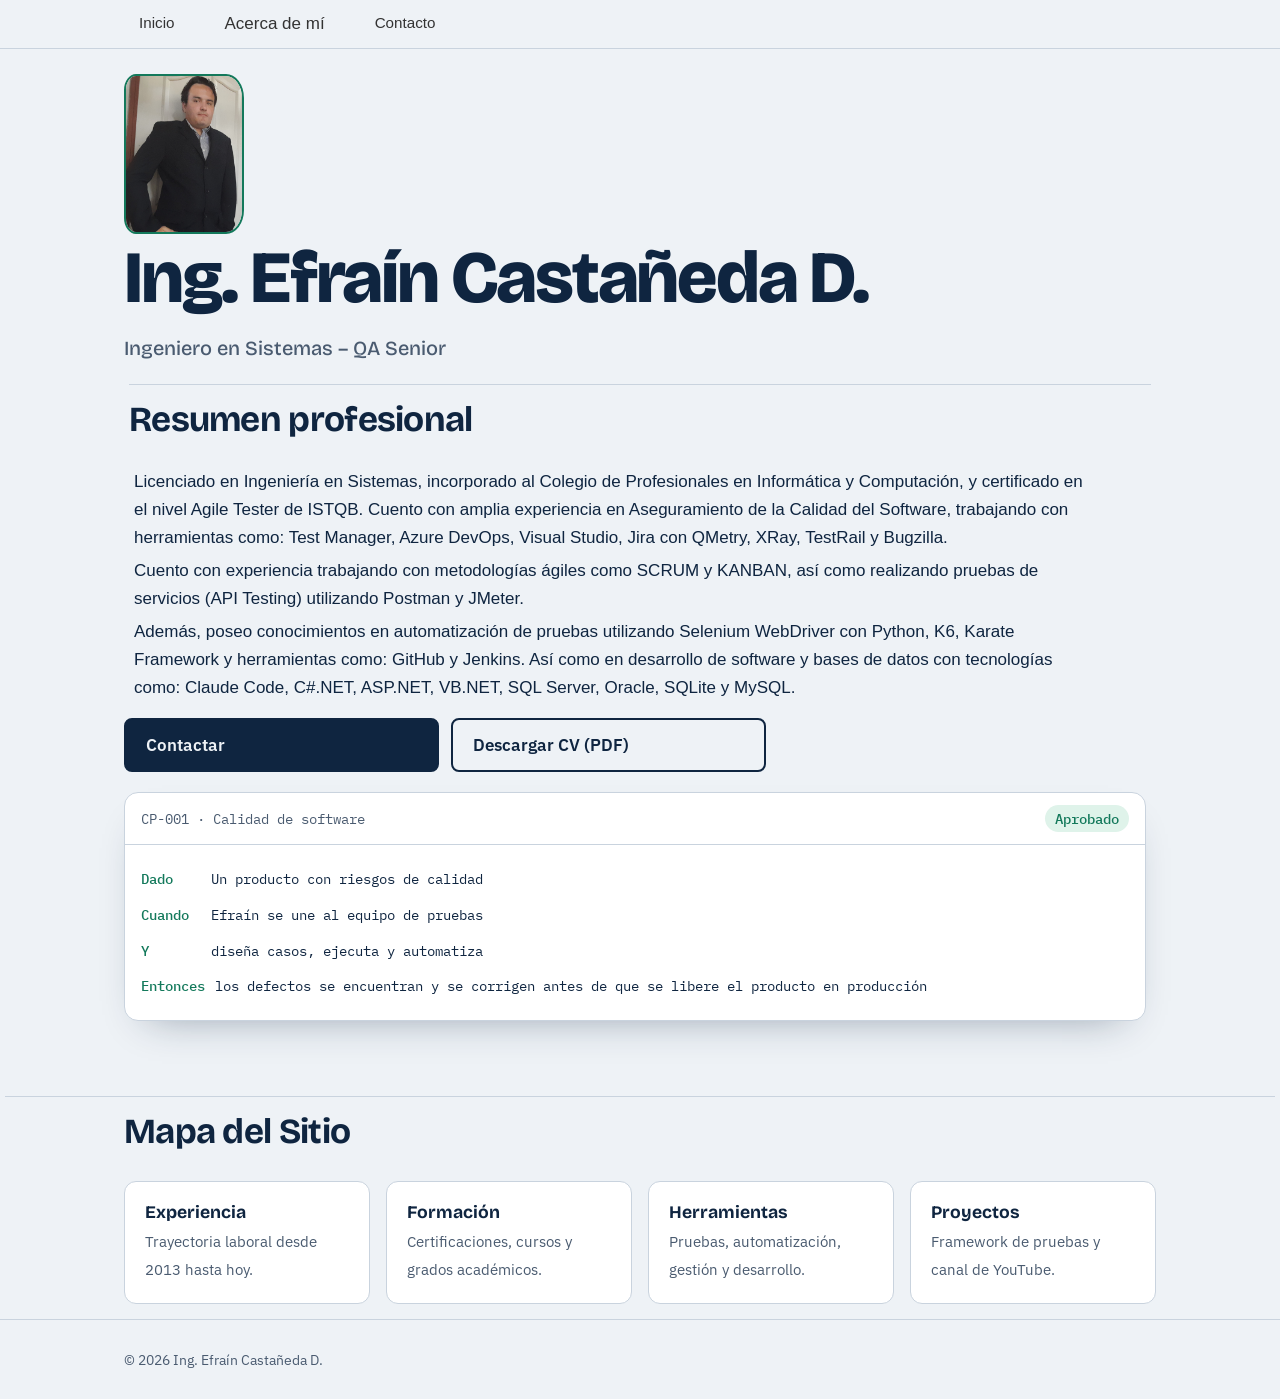
<file: index.html>
<!DOCTYPE html>
<html lang="es">
<head>
<meta charset="utf-8">
<meta name="viewport" content="width=device-width, initial-scale=1">
<title>Ing. Efraín Castañeda D. | QA Senior</title>
<meta name="description" content="Ingeniero en Sistemas y QA Senior con experiencia en pruebas funcionales, API Testing y automatización con Selenium y Python.">
<link rel="icon" href="data:image/svg+xml,<svg xmlns=%22http://www.w3.org/2000/svg%22 viewBox=%220 0 100 100%22><text y=%22.9em%22 font-size=%2290%22>✔</text></svg>">
<link rel="preconnect" href="https://fonts.googleapis.com">
<link rel="preconnect" href="https://fonts.gstatic.com" crossorigin>
<link href="https://fonts.googleapis.com/css2?family=Bricolage+Grotesque:opsz,wght@12..96,500;12..96,700;12..96,800&family=IBM+Plex+Sans:wght@400;500;600&family=IBM+Plex+Mono:wght@400;500&display=swap" rel="stylesheet">
<link rel="stylesheet" href="css/style.css">
</head>
<body>
<header class="top">
<!--   <div class = "photo-portada">
    <img src="assets/img/portada.png" alt="Portada Page"/>
  </div>  -->
  <div class="wrap">
    <nav aria-label="Principal" class="menu-acordeon">
      <ul class="lista-nivel-1">
        <!-- Opción 1: Sin submenú -->
        <li class="item-menu">
          <a href="index.html">Inicio</a>
        </li>

        <!-- Opción 2: Con submenú (Acordeón) -->
        <li class="item-menu item-con-hijos">
          <input type="checkbox" id="submenu-1" class="toggle-checkbox">
          <label for="submenu-1" class="etiqueta-menu">Acerca de mí</label>
          
          <ul class="lista-nivel-2">
            <li><a href="experiencia.html">Experiencia Profesional</a></li>
            <li><a href="formacion.html">Formación</a></li>
            <li><a href="herramientas.html">Herramientas</a></li>
            <li><a href="proyectos.html">Proyectos</a></li>
          </ul>
        </li>
        <!-- Opción 3: Otro elemento -->
        <li class="item-menu">
          <a href="contacto.html">Contacto</a>
        </li>
      </ul>
    </nav>
  </div>
</header>

<main>
  <div class="principal">

    <div class="wrap">
      <div class="photo-professional">
        <img src="assets/img/ecd.jpg" alt="Foto Efraín Castañeda D."/>
        <h1>Ing. Efraín Castañeda D.</h1>  
        <p class="role">Ingeniero en Sistemas – QA Senior</p>
      </div>

      <section>
        <div id ="resumen">
          <h2>Resumen profesional</h2>
          <p class="lead">Licenciado en Ingeniería en Sistemas, incorporado al Colegio de Profesionales en
                          Informática y Computación, y certificado en el nivel Agile Tester de ISTQB.
                          Cuento con amplia experiencia en Aseguramiento de la Calidad del Software,
                          trabajando con herramientas como: Test Manager, Azure DevOps, Visual Studio, Jira
                          con QMetry, XRay, TestRail y Bugzilla.</p>
          <p class="lead">Cuento con experiencia trabajando con metodologías ágiles como SCRUM y KANBAN,
                          así como realizando pruebas de servicios (API Testing) utilizando Postman y JMeter.</p>
          <p class="lead">Además, poseo conocimientos en automatización de pruebas utilizando Selenium
                          WebDriver con Python, K6, Karate Framework y herramientas como: GitHub y Jenkins.
                          Así como en desarrollo de software y bases de datos con tecnologías como: Claude
                          Code, C#.NET, ASP.NET, VB.NET, SQL Server, Oracle, SQLite y MySQL.</p>
        </div>
      </section>
      <div class="cta">
        <a class="btn primary" href="contacto.html">Contactar</a>
        <a class="btn" href="assets/docs/CV_Efrain_Castaneda.pdf" download>Descargar CV (PDF)</a>
      </div>

      <div class="case" role="img" aria-label="Caso de prueba: el equipo encuentra los defectos antes de producción">
        <div class="case-head"><span>CP-001 · Calidad de software</span><span class="status">Aprobado</span></div>
        <ol>          
          <li><b>Dado</b><span>Un producto con riesgos de calidad</span></li>
          <li><b>Cuando</b><span>Efraín se une al equipo de pruebas</span></li>
          <li><b>Y</b><span>diseña casos, ejecuta y automatiza</span></li>
          <li><b>Entonces</b><span>los defectos se encuentran y se corrigen antes de que se libere el producto en producción</span></li>
        </ol>
      </div>
    </div>
  </div>

  <section>
    <div class="wrap">
      <h2>Mapa del Sitio</h2>
      <ul class="explore">
        <li><a href="experiencia.html"><strong>Experiencia</strong><span>Trayectoria laboral desde 2013 hasta hoy.</span></a></li>
        <li><a href="formacion.html"><strong>Formación</strong><span>Certificaciones, cursos y grados académicos.</span></a></li>
        <li><a href="herramientas.html"><strong>Herramientas</strong><span>Pruebas, automatización, gestión y desarrollo.</span></a></li>
        <li><a href="proyectos.html"><strong>Proyectos</strong><span>Framework de pruebas y canal de YouTube.</span></a></li>
      </ul>
    </div>
  </section>
</main>

<footer>
  <div class="wrap">© <span id="year">2026</span> Ing. Efraín Castañeda D.</div>
</footer>

<script src="js/main.js" defer></script>
</body>
</html>
</file>
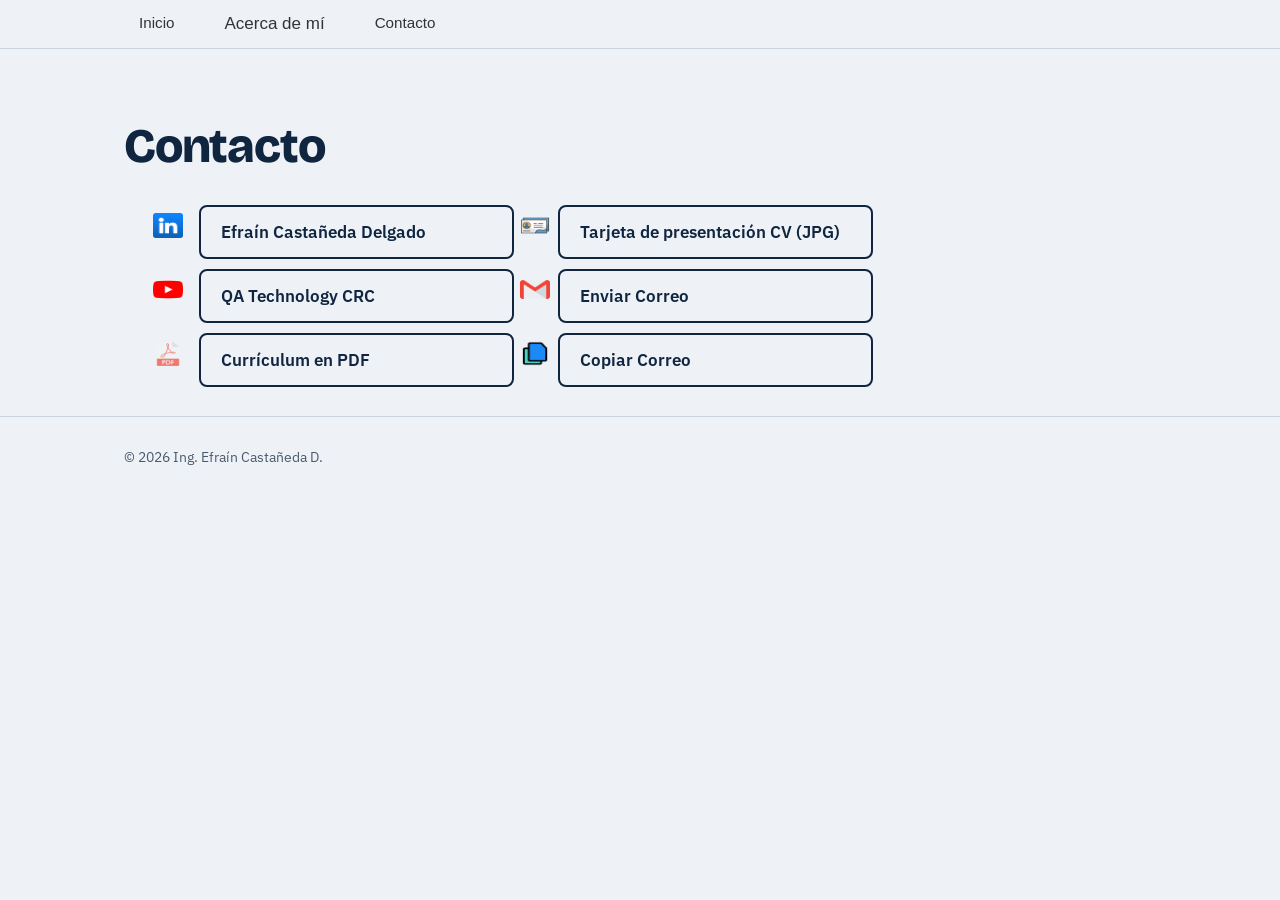
<file: contacto.html>
<!DOCTYPE html>
<html lang="es">
<head>
<meta charset="utf-8">
<meta name="viewport" content="width=device-width, initial-scale=1">
<title>Contacto | Ing. Efraín Castañeda D. | QA Senior</title>
<meta name="description" content="Formas de contactar a Efraín Castañeda Delgado.">
<link rel="icon" href="data:image/svg+xml,<svg xmlns=%22http://www.w3.org/2000/svg%22 viewBox=%220 0 100 100%22><text y=%22.9em%22 font-size=%2290%22>✔</text></svg>">
<link rel="preconnect" href="https://fonts.googleapis.com">
<link rel="preconnect" href="https://fonts.gstatic.com" crossorigin>
<link href="https://fonts.googleapis.com/css2?family=Bricolage+Grotesque:opsz,wght@12..96,500;12..96,700;12..96,800&family=IBM+Plex+Sans:wght@400;500;600&family=IBM+Plex+Mono:wght@400;500&display=swap" rel="stylesheet">
<link rel="stylesheet" href="css/style.css">
</head>
<body>

<header class="top">
  <div class="wrap">
  <nav aria-label="Principal" class="menu-acordeon">
  <ul class="lista-nivel-1">
    <!-- Opción 1: Sin submenú -->
    <li class="item-menu">
      <a href="index.html">Inicio</a>
    </li>

    <!-- Opción 2: Con submenú (Acordeón) -->
    <li class="item-menu item-con-hijos">
      <input type="checkbox" id="submenu-1" class="toggle-checkbox">
      <label for="submenu-1" class="etiqueta-menu">Acerca de mí</label>
      
      <ul class="lista-nivel-2">
        <li><a href="experiencia.html">Experiencia Profesional</a></li>
        <li><a href="formacion.html">Formación</a></li>
        <li><a href="herramientas.html">Herramientas</a></li>
        <li><a href="proyectos.html">Proyectos</a></li>
      </ul>
    </li>
    <!-- Opción 3: Otro elemento -->
    <li class="item-menu">
      <a href="contacto.html">Contacto</a>
    </li>
  </ul>
  </nav>
  </div>
</header>
<main>
  <section id="contacto" class="contact">
    <div class="wrap">
      <h1 class="page-title">Contacto</h1>
      <table class="redes-contacto"> 
        <tr>
          <td>
            <ul>
              <li><img src="assets/img/linkedin.png" class= "icon" alt="LinkedIn"/>
          &nbsp;&nbsp;
                  <a href="https://www.linkedin.com/in/efra%C3%ADn-casta%C3%B1eda-delgado-aa8b7a67" class = "btn"rel="noopener">Efraín Castañeda Delgado</a></li>
              <li><img src="assets/img/youtube.png" class="icon" alt="YouTube"/>
          &nbsp;&nbsp;
                  <a href="https://www.youtube.com/@QATechnologyCRC" class = "btn" rel="noopener">QA Technology CRC</a></li>
              <li><img src="assets/img/pdf.png" class="icon" alt="PDF"/>
          &nbsp;&nbsp;
                  <a href="assets/docs/CV_Efrain_Castaneda.pdf" download class="btn">Currículum en PDF</a></li>
            </ul>
          </td>
          <td>
            <ul>
              <li><img src="assets/img/tarjeta-de-presentacion.png" class="icon" alt="Tarjeta de presentación"/>&nbsp;&nbsp;<a class="btn" href="assets/img/tarjeta-cv.jpeg" download>Tarjeta de presentación CV (JPG)</a></li>
              <!-- Botón para enviar correo -->
              <li><img src="assets/img/gmail.png" class="icon" alt="Enviar Correo"/>&nbsp;&nbsp;<a href="mailto:dmefrain.02@gmail.com"  class="btn" rel="noopener">Enviar Correo</a></li>
              <!-- Botón para copiar el correo al portapapeles -->
              <li><img src="assets/img/copiar-link.png" class="icon" alt="Copiar Correo"/>&nbsp;&nbsp;<a href="javascript:void(0);" onclick="copiarCorreo('dmefrain.02@gmail.com')" class="btn">Copiar Correo</a></li>
            </ul>
          </td>
        </tr>         
      </table>
    </div>
  </section>
</main>

<footer>
  <div class="wrap">© <span id="year">2026</span> Ing. Efraín Castañeda D.</div>
</footer>

<script src="js/main.js" defer></script>
</body>
</html>
</file>
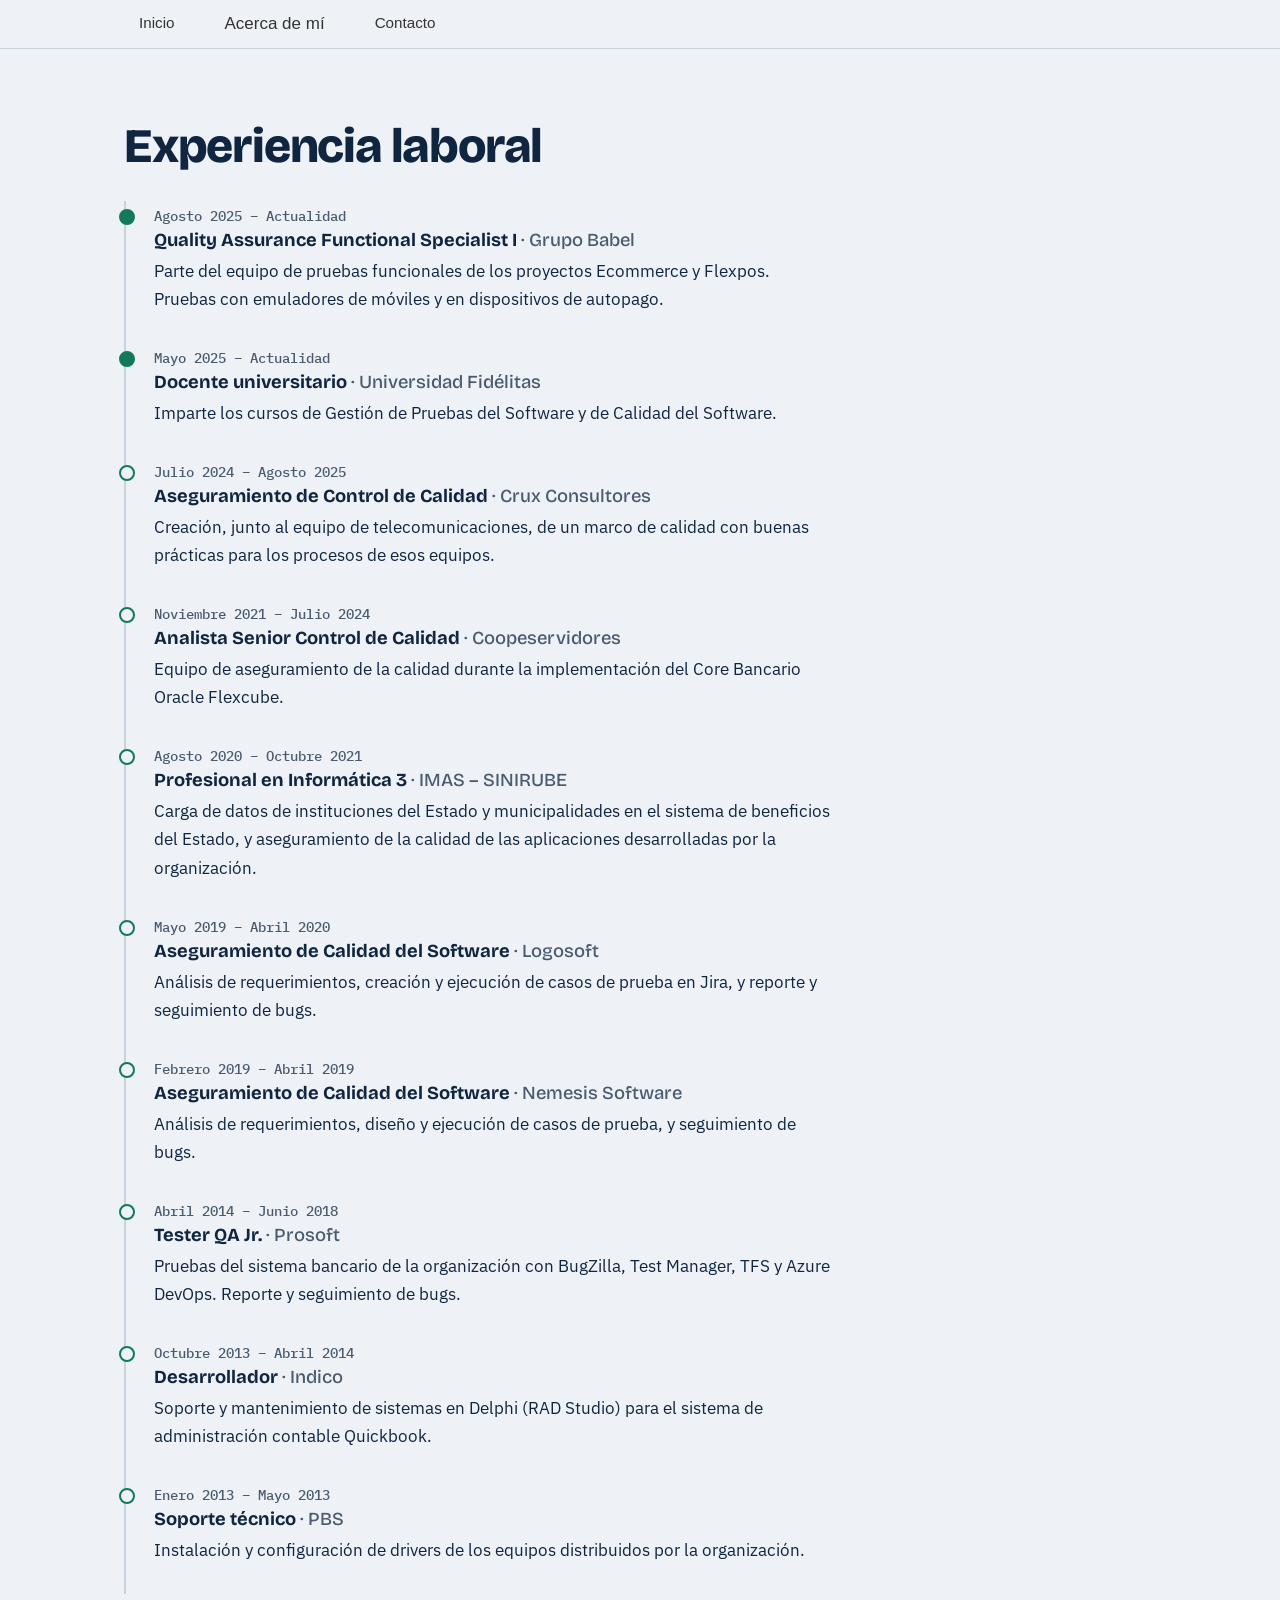
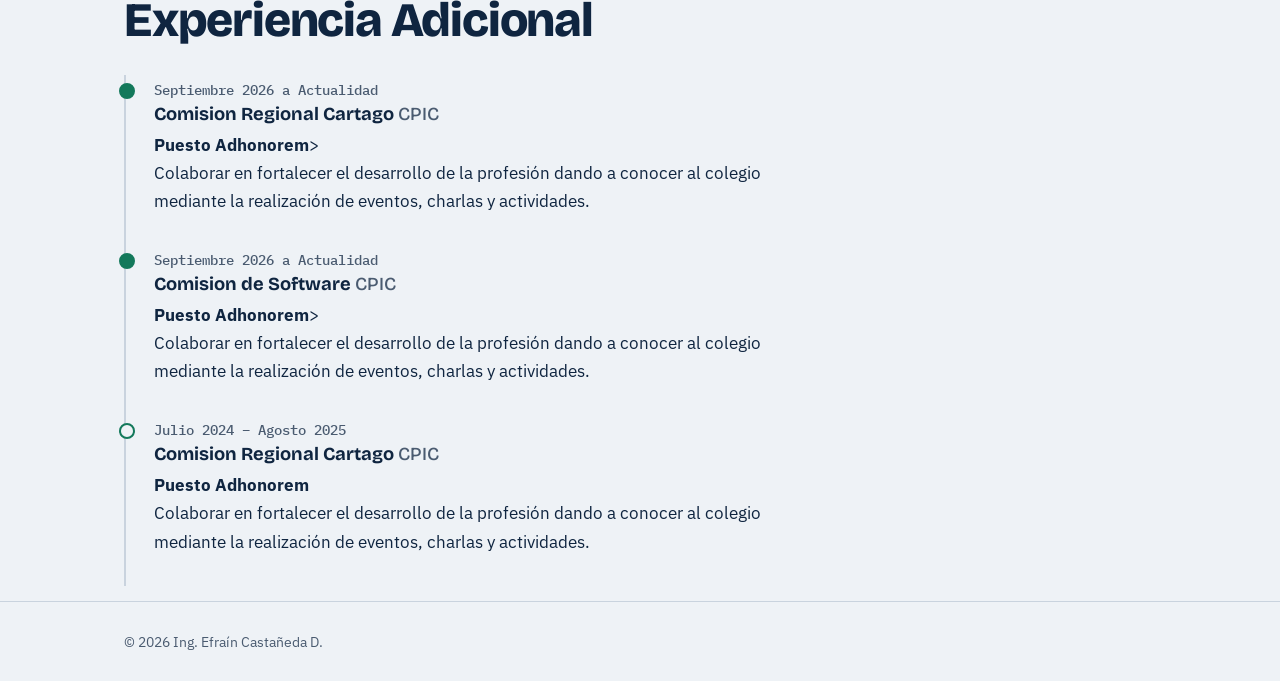
<file: experiencia.html>
<!DOCTYPE html>
<html lang="es">
<head>
<meta charset="utf-8">
<meta name="viewport" content="width=device-width, initial-scale=1">
<title>Experiencia | Ing. Efraín Castañeda D. | QA Senior</title>
<meta name="description" content="Trayectoria laboral de Efraín Castañeda Delgado en aseguramiento de calidad de software.">
<link rel="icon" href="data:image/svg+xml,<svg xmlns=%22http://www.w3.org/2000/svg%22 viewBox=%220 0 100 100%22><text y=%22.9em%22 font-size=%2290%22>✔</text></svg>">
<link rel="preconnect" href="https://fonts.googleapis.com">
<link rel="preconnect" href="https://fonts.gstatic.com" crossorigin>
<link href="https://fonts.googleapis.com/css2?family=Bricolage+Grotesque:opsz,wght@12..96,500;12..96,700;12..96,800&family=IBM+Plex+Sans:wght@400;500;600&family=IBM+Plex+Mono:wght@400;500&display=swap" rel="stylesheet">
<link rel="stylesheet" href="css/style.css">
</head>
<body>

<header class="top">
  <div class="wrap">
  <nav aria-label="Principal" class="menu-acordeon">
  <ul class="lista-nivel-1">
    <!-- Opción 1: Sin submenú -->
    <li class="item-menu">
      <a href="index.html">Inicio</a>
    </li>

    <!-- Opción 2: Con submenú (Acordeón) -->
    <li class="item-menu item-con-hijos">
      <input type="checkbox" id="submenu-1" class="toggle-checkbox">
      <label for="submenu-1" class="etiqueta-menu">Acerca de mí</label>
      
      <ul class="lista-nivel-2">
        <li><a href="experiencia.html">Experiencia Profesional</a></li>
        <li><a href="formacion.html">Formación</a></li>
        <li><a href="herramientas.html">Herramientas</a></li>
        <li><a href="proyectos.html">Proyectos</a></li>
      </ul>
    </li>
    <!-- Opción 3: Otro elemento -->
    <li class="item-menu">
      <a href="contacto.html">Contacto</a>
    </li>
  </ul>
  </nav>
  </div>
</header>

<main>
  <section id="experiencia">
    <div class="wrap">
      <h1 class="page-title">Experiencia laboral</h1>
      <ol class="timeline">
        <li class="now">
          <span class="when">Agosto 2025 – Actualidad</span>
          <h3>Quality Assurance Functional Specialist I <span class="org">· Grupo Babel</span></h3>
          <p>Parte del equipo de pruebas funcionales de los proyectos Ecommerce y Flexpos. Pruebas con emuladores de móviles y en dispositivos de autopago.</p>
        </li>
        <li class="now">
          <span class="when">Mayo 2025 – Actualidad</span>
          <h3>Docente universitario <span class="org">· Universidad Fidélitas</span></h3>
          <p>Imparte los cursos de Gestión de Pruebas del Software y de Calidad del Software.</p>
        </li>
        <li>
          <span class="when">Julio 2024 – Agosto 2025</span>
          <h3>Aseguramiento de Control de Calidad <span class="org">· Crux Consultores</span></h3>
          <p>Creación, junto al equipo de telecomunicaciones, de un marco de calidad con buenas prácticas para los procesos de esos equipos.</p>
        </li>
        <li>
          <span class="when">Noviembre 2021 – Julio 2024</span>
          <h3>Analista Senior Control de Calidad <span class="org">· Coopeservidores</span></h3>
          <p>Equipo de aseguramiento de la calidad durante la implementación del Core Bancario Oracle Flexcube.</p>
        </li>
        <li>
          <span class="when">Agosto 2020 – Octubre 2021</span>
          <h3>Profesional en Informática 3 <span class="org">· IMAS – SINIRUBE</span></h3>
          <p>Carga de datos de instituciones del Estado y municipalidades en el sistema de beneficios del Estado, y aseguramiento de la calidad de las aplicaciones desarrolladas por la organización.</p>
        </li>
        <li>
          <span class="when">Mayo 2019 – Abril 2020</span>
          <h3>Aseguramiento de Calidad del Software <span class="org">· Logosoft</span></h3>
          <p>Análisis de requerimientos, creación y ejecución de casos de prueba en Jira, y reporte y seguimiento de bugs.</p>
        </li>
        <li>
          <span class="when">Febrero 2019 – Abril 2019</span>
          <h3>Aseguramiento de Calidad del Software <span class="org">· Nemesis Software</span></h3>
          <p>Análisis de requerimientos, diseño y ejecución de casos de prueba, y seguimiento de bugs.</p>
        </li>
        <li>
          <span class="when">Abril 2014 – Junio 2018</span>
          <h3>Tester QA Jr. <span class="org">· Prosoft</span></h3>
          <p>Pruebas del sistema bancario de la organización con BugZilla, Test Manager, TFS y Azure DevOps. Reporte y seguimiento de bugs.</p>
        </li>
        <li>
          <span class="when">Octubre 2013 – Abril 2014</span>
          <h3>Desarrollador <span class="org">· Indico</span></h3>
          <p>Soporte y mantenimiento de sistemas en Delphi (RAD Studio) para el sistema de administración contable Quickbook.</p>
        </li>
        <li>
          <span class="when">Enero 2013 – Mayo 2013</span>
          <h3>Soporte técnico <span class="org">· PBS</span></h3>
          <p>Instalación y configuración de drivers de los equipos distribuidos por la organización.</p>
        </li>
      </ol>

       <h1 class="page-title">Experiencia Adicional</h1>
       <ol class="timeline">
         <li class="now">
          <span class="when"> Septiembre 2026 a Actualidad </span>
          <h3>Comision Regional Cartago  <span class="org"> CPIC </span></h3>
          <p><b>Puesto Adhonorem</b>><br/>
             Colaborar en fortalecer el desarrollo de la profesión dando a conocer al colegio mediante la realización de eventos, charlas y actividades.</p>
        </li>
        <li class="now">
          <span class="when">Septiembre 2026 a Actualidad</span>
          <h3>Comision de Software <span class="org"> CPIC </span></h3>
          <p><b>Puesto Adhonorem</b>><br/>
             Colaborar en fortalecer el desarrollo de la profesión dando a conocer al colegio mediante la realización de eventos, charlas y actividades.</p>
        </li>
        <li>
          <span class="when">Julio 2024 – Agosto 2025</span>
          <h3>Comision Regional Cartago <span class="org"> CPIC </span></h3>
          <p><b>Puesto Adhonorem</b><br/>
             Colaborar en fortalecer el desarrollo de la profesión dando a conocer al colegio mediante la realización de eventos, charlas y actividades.</p>
        </li>
       </ol>
    </div>
  </section>
</main>

<footer>
  <div class="wrap">© <span id="year">2026</span> Ing. Efraín Castañeda D.</div>
</footer>

<script src="js/main.js" defer></script>
</body>
</html>
</file>
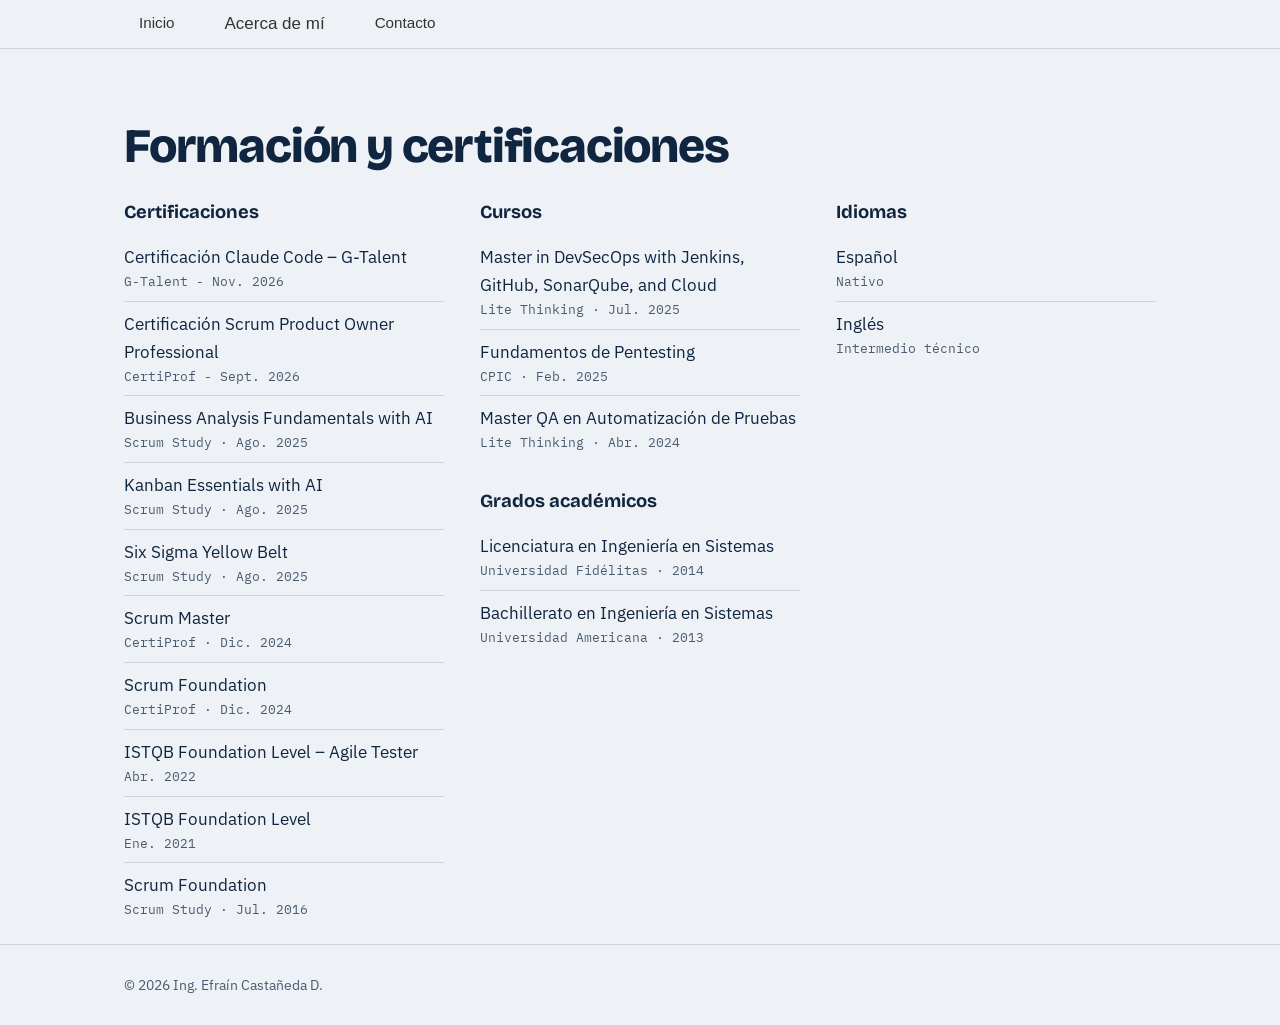
<file: formacion.html>
<!DOCTYPE html>
<html lang="es">
<head>
<meta charset="utf-8">
<meta name="viewport" content="width=device-width, initial-scale=1">
<title>Formación | Ing. Efraín Castañeda D. | QA Senior</title>
<meta name="description" content="Certificaciones, cursos y grados académicos de Efraín Castañeda Delgado.">
<link rel="icon" href="data:image/svg+xml,<svg xmlns=%22http://www.w3.org/2000/svg%22 viewBox=%220 0 100 100%22><text y=%22.9em%22 font-size=%2290%22>✔</text></svg>">
<link rel="preconnect" href="https://fonts.googleapis.com">
<link rel="preconnect" href="https://fonts.gstatic.com" crossorigin>
<link href="https://fonts.googleapis.com/css2?family=Bricolage+Grotesque:opsz,wght@12..96,500;12..96,700;12..96,800&family=IBM+Plex+Sans:wght@400;500;600&family=IBM+Plex+Mono:wght@400;500&display=swap" rel="stylesheet">
<link rel="stylesheet" href="css/style.css">
</head>
<body>

<header class="top">
  <div class="wrap">
  <nav aria-label="Principal" class="menu-acordeon">
  <ul class="lista-nivel-1">
    <!-- Opción 1: Sin submenú -->
    <li class="item-menu">
      <a href="index.html">Inicio</a>
    </li>

    <!-- Opción 2: Con submenú (Acordeón) -->
    <li class="item-menu item-con-hijos">
      <input type="checkbox" id="submenu-1" class="toggle-checkbox">
      <label for="submenu-1" class="etiqueta-menu">Acerca de mí</label>
      
      <ul class="lista-nivel-2">
        <li><a href="experiencia.html">Experiencia Profesional</a></li>
        <li><a href="formacion.html">Formación</a></li>
        <li><a href="herramientas.html">Herramientas</a></li>
        <li><a href="proyectos.html">Proyectos</a></li>
      </ul>
    </li>
    <!-- Opción 3: Otro elemento -->
    <li class="item-menu">
      <a href="contacto.html">Contacto</a>
    </li>
  </ul>
  </nav>
  </div>
</header>

<main>
  <section id="formacion">
    <div class="wrap">
      <h1 class="page-title">Formación y certificaciones</h1>
      <div class="cols">
        <div>
          <h3>Certificaciones</h3>
          <ul class="plain">
            <li>Certificación Claude Code – G-Talent <small>G-Talent - Nov. 2026</small></li>
            <li>Certificación Scrum Product Owner Professional <small>CertiProf - Sept. 2026</small></li>
            <li>Business Analysis Fundamentals with AI <small>Scrum Study · Ago. 2025</small></li>
            <li>Kanban Essentials with AI <small>Scrum Study · Ago. 2025</small></li>
            <li>Six Sigma Yellow Belt <small>Scrum Study · Ago. 2025</small></li>
            <li>Scrum Master <small>CertiProf · Dic. 2024</small></li>
            <li>Scrum Foundation <small>CertiProf · Dic. 2024</small></li>
            <li>ISTQB Foundation Level – Agile Tester <small>Abr. 2022</small></li>
            <li>ISTQB Foundation Level <small>Ene. 2021</small></li>
            <li>Scrum Foundation <small>Scrum Study · Jul. 2016</small></li>
          </ul>
        </div>
        <div>
          <h3>Cursos</h3>
          <ul class="plain">
            <li>Master in DevSecOps with Jenkins, GitHub, SonarQube, and Cloud <small>Lite Thinking · Jul. 2025</small></li>
            <li>Fundamentos de Pentesting <small>CPIC · Feb. 2025</small></li>
            <li>Master QA en Automatización de Pruebas <small>Lite Thinking · Abr. 2024</small></li>
          </ul>
          <h3 style="margin-top:28px">Grados académicos</h3>
          <ul class="plain">
            <li>Licenciatura en Ingeniería en Sistemas <small>Universidad Fidélitas · 2014</small></li>
            <li>Bachillerato en Ingeniería en Sistemas <small>Universidad Americana · 2013</small></li>
          </ul>
        </div>
        <div>
          <h3>Idiomas</h3>
          <ul class="plain">
            <li>Español <small>Nativo</small></li>
            <li>Inglés <small>Intermedio técnico</small></li>
          </ul>
        </div>
      </div>
    </div>
  </section>
</main>

<footer>
  <div class="wrap">© <span id="year">2026</span> Ing. Efraín Castañeda D.</div>
</footer>

<script src="js/main.js" defer></script>
</body>
</html>
</file>
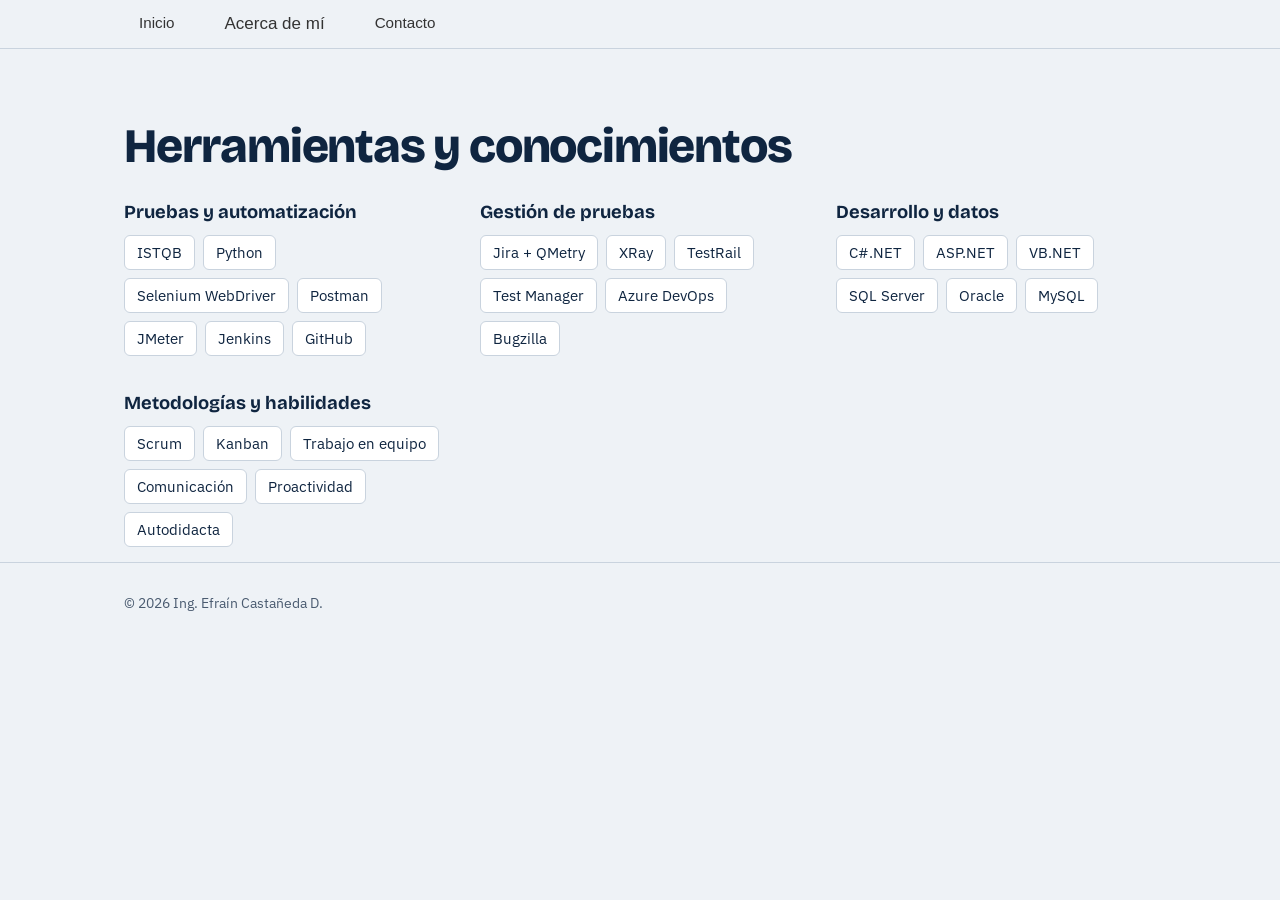
<file: herramientas.html>
<!DOCTYPE html>
<html lang="es">
<head>
<meta charset="utf-8">
<meta name="viewport" content="width=device-width, initial-scale=1">
<title>Herramientas | Ing. Efraín Castañeda D. | QA Senior</title>
<meta name="description" content="Herramientas de pruebas, automatización, gestión y desarrollo que utiliza Efraín Castañeda Delgado.">
<link rel="icon" href="data:image/svg+xml,<svg xmlns=%22http://www.w3.org/2000/svg%22 viewBox=%220 0 100 100%22><text y=%22.9em%22 font-size=%2290%22>✔</text></svg>">
<link rel="preconnect" href="https://fonts.googleapis.com">
<link rel="preconnect" href="https://fonts.gstatic.com" crossorigin>
<link href="https://fonts.googleapis.com/css2?family=Bricolage+Grotesque:opsz,wght@12..96,500;12..96,700;12..96,800&family=IBM+Plex+Sans:wght@400;500;600&family=IBM+Plex+Mono:wght@400;500&display=swap" rel="stylesheet">
<link rel="stylesheet" href="css/style.css">
</head>
<body>

<header class="top">
  <div class="wrap">
  <nav aria-label="Principal" class="menu-acordeon">
  <ul class="lista-nivel-1">
    <!-- Opción 1: Sin submenú -->
    <li class="item-menu">
      <a href="index.html">Inicio</a>
    </li>

    <!-- Opción 2: Con submenú (Acordeón) -->
    <li class="item-menu item-con-hijos">
      <input type="checkbox" id="submenu-1" class="toggle-checkbox">
      <label for="submenu-1" class="etiqueta-menu">Acerca de mí</label>
      
      <ul class="lista-nivel-2">
        <li><a href="experiencia.html">Experiencia Profesional</a></li>
        <li><a href="formacion.html">Formación</a></li>
        <li><a href="herramientas.html">Herramientas</a></li>
        <li><a href="proyectos.html">Proyectos</a></li>
      </ul>
    </li>
    <!-- Opción 3: Otro elemento -->
    <li class="item-menu">
      <a href="contacto.html">Contacto</a>
    </li>
  </ul>
  </nav>
  </div>
</header>

<main>
  <section id="herramientas">
    <div class="wrap">
      <h1 class="page-title">Herramientas y conocimientos</h1>
      <div class="cols">
        <div>
          <h3>Pruebas y automatización</h3>
          <ul class="chips" style="margin-top:12px">
            <li>ISTQB</li><li>Python</li><li>Selenium WebDriver</li><li>Postman</li><li>JMeter</li><li>Jenkins</li><li>GitHub</li>
          </ul>
        </div>
        <div>
          <h3>Gestión de pruebas</h3>
          <ul class="chips" style="margin-top:12px">
            <li>Jira + QMetry</li><li>XRay</li><li>TestRail</li><li>Test Manager</li><li>Azure DevOps</li><li>Bugzilla</li>
          </ul>
        </div>
        <div>
          <h3>Desarrollo y datos</h3>
          <ul class="chips" style="margin-top:12px">
            <li>C#.NET</li><li>ASP.NET</li><li>VB.NET</li><li>SQL Server</li><li>Oracle</li><li>MySQL</li>
          </ul>
        </div>
        <div>
          <h3>Metodologías y habilidades</h3>
          <ul class="chips" style="margin-top:12px">
            <li>Scrum</li><li>Kanban</li><li>Trabajo en equipo</li><li>Comunicación</li><li>Proactividad</li><li>Autodidacta</li>
          </ul>
        </div>
      </div>
    </div>
  </section>
</main>

<footer>
  <div class="wrap">© <span id="year">2026</span> Ing. Efraín Castañeda D.</div>
</footer>

<script src="js/main.js" defer></script>
</body>
</html>
</file>
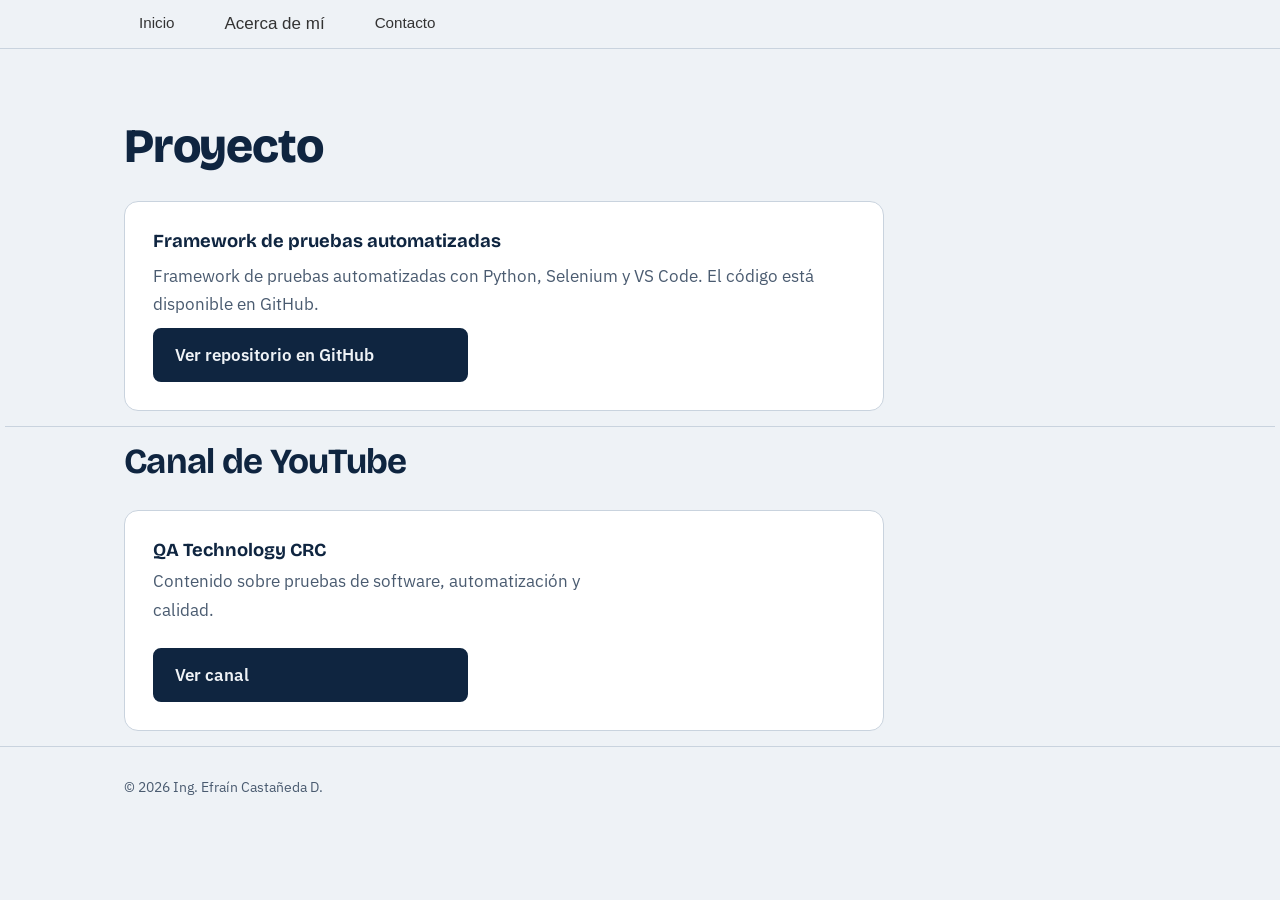
<file: proyectos.html>
<!DOCTYPE html>
<html lang="es">
<head>
<meta charset="utf-8">
<meta name="viewport" content="width=device-width, initial-scale=1">
<title>Proyectos | Ing. Efraín Castañeda D. | QA Senior</title>
<meta name="description" content="Framework de pruebas automatizadas y canal de YouTube QA Technology CRC.">
<link rel="icon" href="data:image/svg+xml,<svg xmlns=%22http://www.w3.org/2000/svg%22 viewBox=%220 0 100 100%22><text y=%22.9em%22 font-size=%2290%22>✔</text></svg>">
<link rel="preconnect" href="https://fonts.googleapis.com">
<link rel="preconnect" href="https://fonts.gstatic.com" crossorigin>
<link href="https://fonts.googleapis.com/css2?family=Bricolage+Grotesque:opsz,wght@12..96,500;12..96,700;12..96,800&family=IBM+Plex+Sans:wght@400;500;600&family=IBM+Plex+Mono:wght@400;500&display=swap" rel="stylesheet">
<link rel="stylesheet" href="css/style.css">
</head>
<body>

<header class="top">
  <div class="wrap">
  <nav aria-label="Principal" class="menu-acordeon">
  <ul class="lista-nivel-1">
    <!-- Opción 1: Sin submenú -->
    <li class="item-menu">
      <a href="index.html">Inicio</a>
    </li>

    <!-- Opción 2: Con submenú (Acordeón) -->
    <li class="item-menu item-con-hijos">
      <input type="checkbox" id="submenu-1" class="toggle-checkbox">
      <label for="submenu-1" class="etiqueta-menu">Acerca de mí</label>
      
      <ul class="lista-nivel-2">
        <li><a href="experiencia.html">Experiencia Profesional</a></li>
        <li><a href="formacion.html">Formación</a></li>
        <li><a href="herramientas.html">Herramientas</a></li>
        <li><a href="proyectos.html">Proyectos</a></li>
      </ul>
    </li>
    <!-- Opción 3: Otro elemento -->
    <li class="item-menu">
      <a href="contacto.html">Contacto</a>
    </li>
  </ul>
  </nav>
  </div>
</header>

<main>
  <section id="proyecto">
    <div class="wrap">
      <h1 class="page-title">Proyecto</h1>
      <div class="project">
        <h3>Framework de pruebas automatizadas</h3>
        <p class="muted" style="margin:0">Framework de pruebas automatizadas con Python, Selenium y VS Code. El código está disponible en GitHub.</p>
        <p style="margin:0"><a href="https://github.com/dmefrain02/FW_Pruebas_Python_Selenium_VSCode" class = "btn primary" rel="noopener">Ver repositorio en GitHub</a></p>
      </div>
    </div>
  </section>
  <section id="youtube">
    <div class="wrap">
      <h2>Canal de YouTube</h2>
      <div class="yt">
        <div>
          <h3>QA Technology CRC</h3>
          <p class="muted">Contenido sobre pruebas de software, automatización y calidad.</p>
        </div>
        <a class="btn primary" href="https://www.youtube.com/@QATechnologyCRC" rel="noopener">Ver canal</a>
      </div>
    </div>
  </section>
</main>

<footer>
  <div class="wrap">© <span id="year">2026</span> Ing. Efraín Castañeda D.</div>
</footer>

<script src="js/main.js" defer></script>
</body>
</html>
</file>
<file: css/style.css>
:root{
  --paper:#eef2f6; --surface:#ffffff; --ink:#0f2540; --muted:#4a5b70;
  --line:#c9d3de; --pass:#13795b; --pass-bg:#dff3ea; --focus:#1d5fd1;
  --display:'Bricolage Grotesque','Segoe UI',system-ui,sans-serif;
  --body:'IBM Plex Sans','Segoe UI',system-ui,sans-serif;
  --mono:'IBM Plex Mono',ui-monospace,Consolas,monospace;
} 
@media (prefers-color-scheme:dark){
  :root{--paper:#0c1623; --surface:#13233a; --ink:#e8eef6; --muted:#9fb0c4; --line:#27405e; --pass:#5fd3a6; --pass-bg:#123a30; --focus:#7fb0ff}
}
*{box-sizing:border-box}
html{scroll-behavior:smooth}
body{margin:0;background:var(--paper);color:var(--ink);font:400 1.0625rem/1.65 var(--body)}
a{color:inherit}
:focus-visible{outline:3px solid var(--focus);outline-offset:3px;border-radius:4px}
.wrap{max-width:1080px;margin:0 auto;padding:0 24px}
header.top{border-bottom:1px solid var(--line)}
header.top .wrap{
  display:flex;
  justify-content:space-between;
  align-items:center;
  gap:10px;
}
.brand{font:700 1.05rem var(--display);text-decoration:none}
nav ul{display:flex;gap:20px;list-style:none;margin:0;padding:0;flex-wrap:wrap}
nav a{text-decoration:none;color:var(--muted);font-weight:500;font-size:.95rem}
nav a:hover{color:var(--ink);text-decoration:underline;text-underline-offset:4px}

img.icon{
  width: 30px;
  height: 25px;
}

div.photo-portada img{
  display: inline;
  border-radius: 15% 15% 15% 15%;
  display: inline;
  
  padding: 2px;
  width: 900px;
  height: 200px;
  margin: 5px 10px 10px 400px;
}
div.photo-professional img{
  display: inline;
  width: 120px;
  height: 160px;
  border-radius: 10% 15% 15% 10%;
  border: 2.5px solid #13795b;
}

.menu-acordeon {
  width: 37%;
  font-family: Arial, sans-serif;
}
.menu-acordeon > ul {
  list-style: none;
  padding-left: 0;
  margin: 0;
  display: flex; /* Convierte el menú en horizontal */
  background-color: transparent;
}
.menu-acordeon > ul > li {
  position: relative; /* Necesario para posicionar el submenú debajo */
}
.menu-acordeon a,
.etiqueta-menu {
  border-radius: 10% 15% 15% 10%;
  display: block;
  padding: 10px 15px;
  background-color: transparent;
  color: #333;
  text-decoration: none;
  border-bottom: 0px solid #ddd;
  cursor: pointer;
  white-space: nowrap; /* Evita que el texto se rompa en dos líneas */
}
.menu-acordeon a:hover,
.etiqueta-menu:hover {
  background-color: #13795b;
  color: white;
}
/* Ocultar los checkboxes nativos */
.toggle-checkbox {
  display: none;
}
/* Ocultar y posicionar los submenús por defecto */
.lista-nivel-2 {
  list-style: none;
  padding: 0;
  margin: 0;
  max-height: 0;
  overflow: hidden;
  transition: max-height 0.3s ease;
  background-color: #fafafa;
  
  /* Posicionamiento flotante debajo del botón principal */
  position: absolute;
  top: 100%;
  left: 0;
  min-width: 100px;
  z-index: 100;
  box-shadow: 0px 4px 6px rgba(0,0,0,0.1);
}

/* Mostrar subnivel cuando el checkbox está marcado */
.toggle-checkbox:checked ~ .lista-nivel-2 {
  max-height: 500px;
}
/* Quitar la sangría excesiva lateral en modo horizontal */
.lista-nivel-2 a {
  padding-left: 15px;
}

.principal{
  padding:25px 0 50px
}
.hero .wrap{
  display:grid; 
  grid-template-columns: repeat(2, 1.2fr); 
  gap:25px;
  align-items:center
}
h1{
  font:800 clamp(2.6rem,6.5vw,4.6rem)/1 var(--display);
  letter-spacing:-.03em;
  margin:0 0 20px
}
.role{
  font:500 1.25rem var(--display);
  color:var(--muted);
  margin:0 0 24px
}
.lead{
  max-width:950px;
  margin:5px;
  font-family: Arial, Helvetica, sans-serif;
  text-align: left
}
.cta{
  display:flex;
  gap:12px;
  flex-wrap:wrap
}
.btn{
  display:inline-block;
  padding:11px 20px;
  border-radius:8px;
  font-weight:600;
  text-decoration:none;
  border:2px solid var(--ink);
  width:315px

}
.btn.primary{
  background:var(--ink);
  color:var(--paper)
}
.btn:hover{
  transform:translateY(-1px)
}
.redes-contacto{
  margin: 25px;
}
.redes-contacto td{
  padding: 2px;
}
.case{
  background:var(--surface);
  margin:20px 10px 10px 0px;
  padding:0px;
  border:1px solid var(--line);
  border-radius:14px;
  box-shadow:0 18px 40px -24px rgba(15,37,64,.45);
  font-family:var(--mono);
  font-size:.85em;
}
.case-head{
  display:flex;
  justify-content:
  space-between;
  align-items:center;
  padding:12px 16px;
  border-bottom:1px solid var(--line);
  color:var(--muted)
}
.status{
  background:var(--pass-bg);
  color:var(--pass);
  font-weight:500;
  padding:2px 10px;
  border-radius:90px
}
.case ol{
  list-style:none;
  margin:0;
  padding:16px
}
.case li{
  display:flex;
  gap:10px;
  padding:7px 0;
  line-height:1.5
}
.case b{
  color:var(--pass);
  font-weight:500;
  min-width:7.5ch
}
.case li span{
  flex:1
}

section{
  margin: 15px 5px 15px 5px;
  padding: 0px;
  border-top:1px solid var(--line)
}
h2{
  font:700 clamp(1.7rem,3.4vw,2.2rem)/1.15 var(--display);
  letter-spacing:-.02em;
  margin:15px 0 28px
}
h3{
  font:700 1.15rem var(--display);
  margin:0
}
.muted{
  color:var(--muted)
}

.timeline{
  list-style:none;
  margin:0;
  padding:0;
  border-left:2px solid var(--line)
}
.timeline li{
  position:relative;
  padding:0 0 30px 28px
}
.timeline li::before{
  content:"";position:absolute;
  left:-7px;
  top:8px;
  width:12px;
  height:12px;
  border-radius:50%;
  background:var(--paper);
  border:2px solid var(--pass)
}
.timeline li.now::before{
  background:var(--pass)
}
.when{
  font:500 .85rem var(--mono);
  color:var(--muted)
}
.timeline p{
  margin:6px 0 0;
  max-width:68ch
}
.org{
  color:var(--muted);
  font-weight:500
}

.cols{
  display:grid;
  grid-template-columns:repeat(auto-fit,minmax(260px,1fr));
  gap:36px
}
.cols h3{
  margin-bottom:12px
}
.plain{
  list-style:none;
  margin:0;
  padding:0
}
.plain li{
  padding:8px 0;
  border-bottom:1px solid var(--line)
}
.plain li:last-child{
  border-bottom:0
}
.plain small{
  display:block;
  color:var(--muted);
  font-family:var(--mono);
  font-size:.82rem
}
.chips{
  display:flex;
  flex-wrap:wrap;
  gap:8px;
  list-style:none;
  margin:0;
  padding:0
}
.chips li{
  background:var(--surface);
  border:1px solid var(--line);
  border-radius:6px;
  padding:4px 12px;
  font-size:.95rem
}

.project{
  background:var(--surface);
  border:1px solid var(--line);
  border-radius:14px;
  padding:28px;
  display:grid;
  gap:10px;
  max-width:760px
}

.contact a{
  font-weight:600
}
.yt{
  background:var(--surface);
  border:1px solid var(--line);
  border-radius:14px;
  padding:28px;
  display:flex;
  gap:24px;
  align-items:center;
  justify-content:space-between;
  flex-wrap:wrap;
  max-width:760px
}
.yt p{
  margin:6px 0 0;
  max-width:46ch
}
.contact ul{
  list-style:none;
  margin:0;
  padding:0;
  display:grid;
  gap:10px
}
footer{
  border-top:1px solid var(--line);
  padding:28px 0;
  color:var(--muted);
  font-size:.9rem
}

@media (max-width:820px){
  .hero{padding-top:44px}
  .hero .wrap{grid-template-columns:1fr}
}
@media (prefers-reduced-motion:reduce){
  html{
    scroll-behavior:auto
  }
  .btn:hover{
    transform:none
  }
}

.page-title{font:800 clamp(2rem,4.5vw,3rem)/1.1 var(--display);letter-spacing:-.025em;margin:0 0 28px}
main>section:first-child{border-top:0;padding-top:56px}
nav a[aria-current="page"]{color:var(--ink);font-weight:600;text-decoration:underline;text-underline-offset:6px;text-decoration-thickness:2px}
.explore{list-style:none;margin:0;padding:0;display:grid;grid-template-columns:repeat(auto-fit,minmax(220px,1fr));gap:16px}
.explore a{display:block;height:100%;background:var(--surface);border:1px solid var(--line);border-radius:12px;padding:20px;text-decoration:none}
.explore a:hover{border-color:var(--ink)}
.explore strong{display:block;font:700 1.1rem var(--display);margin-bottom:4px}
.explore span{color:var(--muted);font-size:.95rem}
</file>
